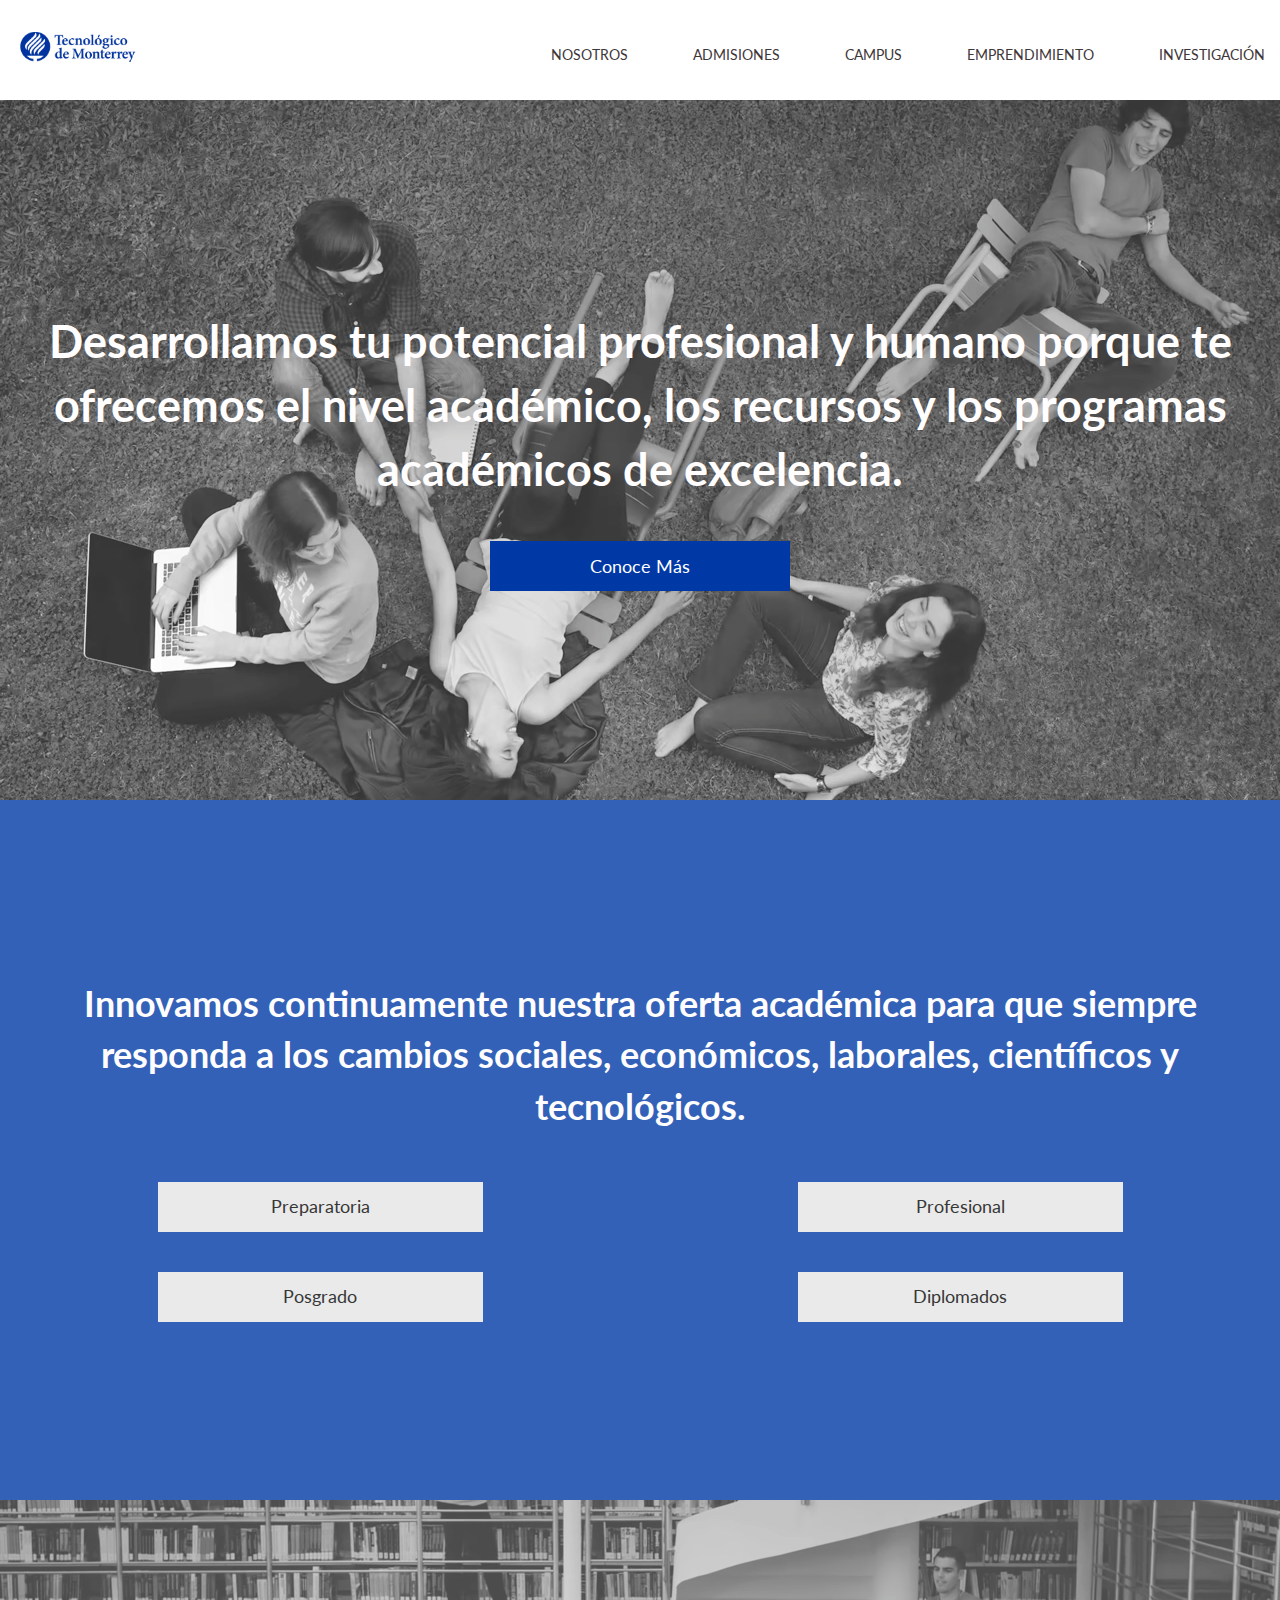
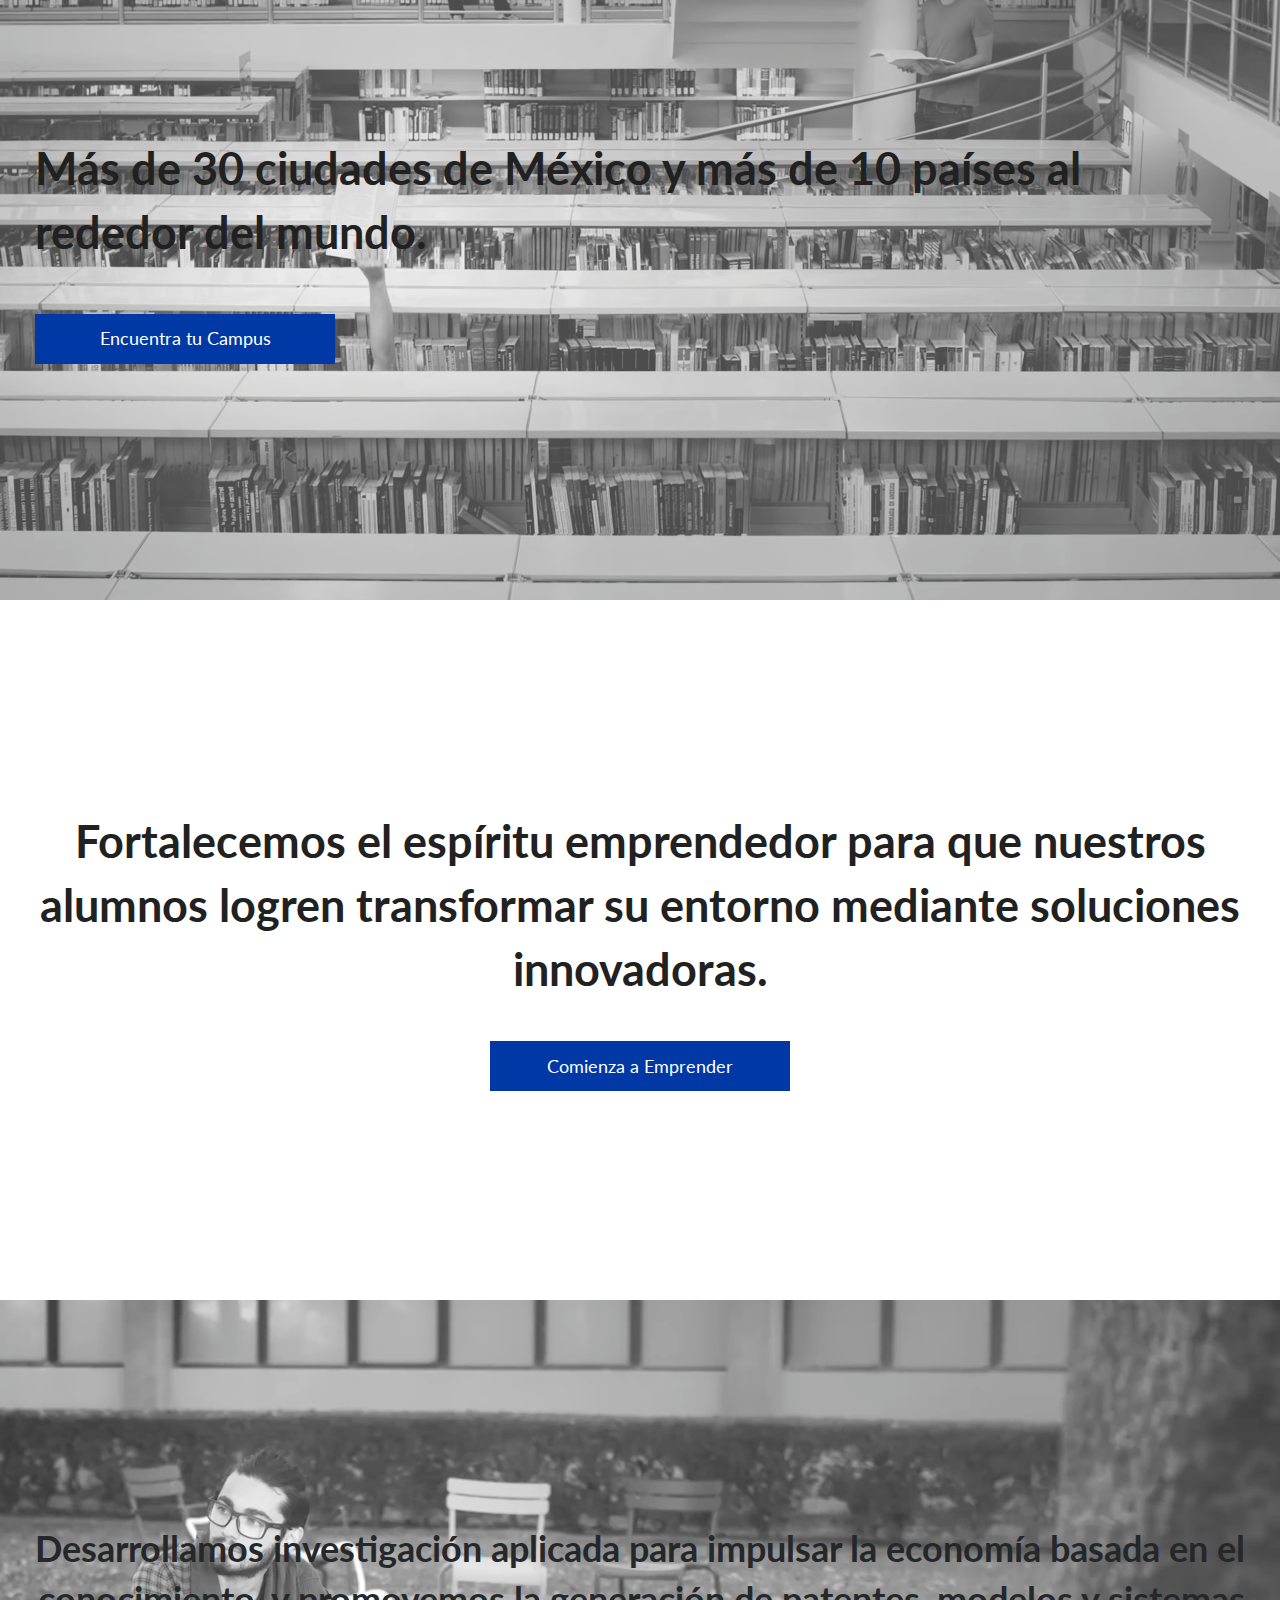
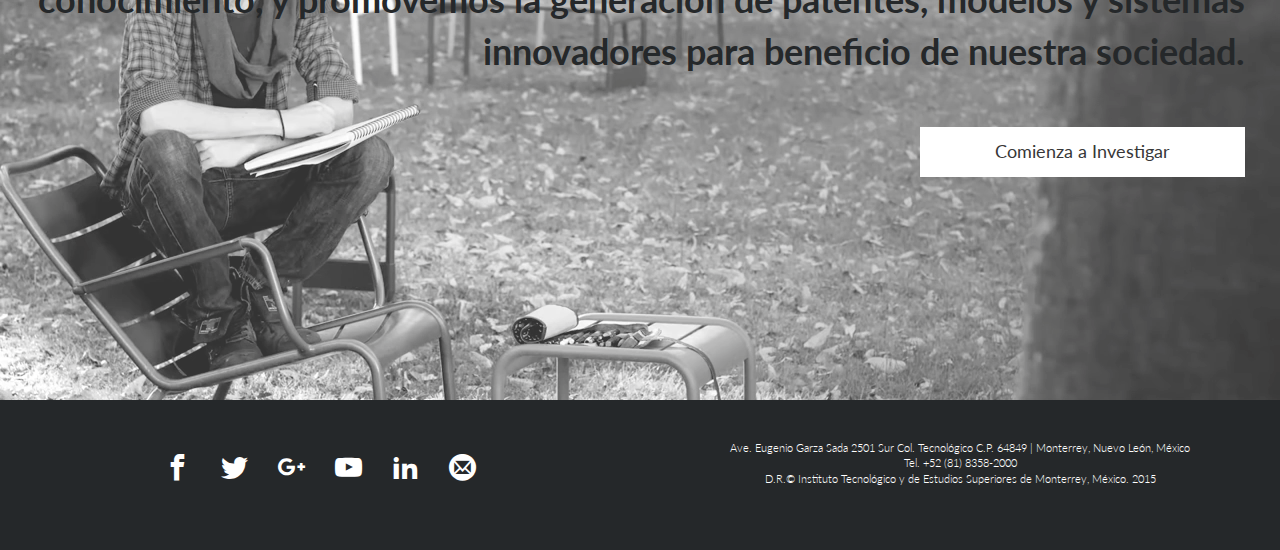
<file: index.html>
<!DOCTYPE html>
<html lang="es">
<head> 
	<meta name="description" content="Sitio Web Oficial del Instituto Tecnológico de Estudios Superiores de Monterrey">
	<meta name="author" content="Raúl Nabarret">
	<meta http-equiv="X-UA-Compatible" content="IE=edge">
	<meta name="viewport" content="width=device-width, user-scalable=no, initial-scale=1.0, maximum-scale=1.0, minimum-scale=1.">
	<meta charset="UTF-8">

	<!-- Bootstrap -->
    <link href="bower_components/bootstrap/dist/css/bootstrap.min.css" rel="stylesheet">
    <!-- Styles -->
    <link href="assets/css/styles.css" rel="stylesheet">
    <link href="assets/css/fonts.css" rel="stylesheet">

    <!-- Font -->
    <link href='https://fonts.googleapis.com/css?family=Lato:400,300,700' rel='stylesheet' type='text/css'>


	<title>Tecnológico de Monterrey</title>
</head>

<body>
	<!--Comienza el menú de la página-->
	<nav class="container-fluid navbar navbar-styles navbar-default navbar-fixed-top navigation">
            <div class="row">   
                <!--Logo del Tec-->
                <div class="navbar-header nav-logo-container">
                    <button type="button" class="navbar-toggle collapsed" data-toggle="collapse" data-target="#menu-responsive">
                        <span class="icon-bar"></span>
                        <span class="icon-bar"></span>
                        <span class="icon-bar"></span>
                    </button>
                    <a class="navbar-brand" href="#">
                        <img alt="MontCo" class="img-responsive" src="assets/img/itesm-logo.jpg">
                    </a>
                </div>
                <!--Termina el logo de la Empresa-->
                <!--Items del menú-->
                <div class="collapse navbar-collapse" id="menu-responsive">
                    <ul class="nav navbar-right menu">
                        <li class=""><a href="#seccion1">Nosotros</a></li>
                        <li class=""><a href="#seccion2">Admisiones</a></li>
                        <li class=""><a href="#seccion5">Campus</a></li>
                        <li class=""><a href="#seccion4">Emprendimiento</a></li>
                        <li class=""><a href="#seccion3">Investigación</a></li>
                    </ul>
                </div>
                <!--Terminan items del menú-->
            </div>
    	</nav>    
    	<!--Termina el menú de la página-->
		<section class="section-container container-fluidq">
    			<section id="seccion1">
    				<div class="container-fluid">
    						<div class="col-lg-12">
    							<p class="conoce-mas-txt"> 
    								Desarrollamos tu potencial profesional y humano porque te ofrecemos el nivel académico, los recursos y los programas académicos de excelencia.
    							</p>
    							<button class="btn conoce-mas-btn">Conoce Más</button>
    						</div>
    				</div>
    			</section>
		    	<section id="seccion2">
					<div class="container-fluid">
    						<div class="col-lg-12 admision-txt">
    							<p>Innovamos continuamente nuestra oferta académica para que siempre responda a los cambios sociales, económicos, laborales, científicos y tecnológicos.</p>
    						</div>
    						<div class="col-xs-12 col-lg-6">
    							<button class="btn admision-btn">Preparatoria</button>
    						</div>
    						<div class="col-xs-12 col-lg-6">
    							<button class="btn admision-btn">Profesional</button>
    						</div>
    						<div class="col-xs-12 col-lg-6">
    							<button class="btn admision-btn">Posgrado</button>
    						</div>
    						<div class="col-xs-12 col-lg-6">
    							<button class="btn admision-btn">Diplomados</button>
    						</div>
    				</div>
		    	</section>
		    	<section id="seccion5">
   					<div class="container-fluid">
    						<div class="col-lg-12">
    							<p class="campus-txt"> 
    								Más de 30 ciudades de México y más de 10 países al rededor del mundo.
    							</p>
    							<button class="btn campus-btn">Encuentra tu Campus</button>
    						</div>
    				</div>
			    </section>		
			    <section id="seccion4">
   					<div class="container-fluid">
    						<div class="col-lg-12">
    							<p class="emprendimiento-txt"> 
    								Fortalecemos el espíritu emprendedor para que nuestros alumnos logren transformar su entorno mediante soluciones innovadoras.
    							</p>
    							<button class="btn emprendimiento-btn">Comienza a Emprender</button>
    						</div>
    				</div>
			    </section>			        	
		    	<section id="seccion3">
					<div class="container-fluid">
    						<div class="col-lg-12">
    							<p class="investigacion-txt"> 
    								Desarrollamos investigación aplicada para impulsar la economía basada en el conocimiento, y promovemos la generación de patentes, modelos y sistemas innovadores para beneficio de nuestra sociedad.
    							</p>
    							<button class="btn investigacion-btn">Comienza a Investigar</button>
    						</div>
    				</div>
			    </section>
		</section>
    <footer class="footer container-fluid">
            <div class="col-xs-6 col-lg-6 footer-social-networks">
                    <ul class="social-networks">
                        <li class="social-networks-item"><a href="#"><span class="icon-facebook"></span></a></li>
                        <li class="social-networks-item"><a href="#"><span class="icon-twitter"></span></a></li>
                        <li class="social-networks-item"><a href="#"><span class="icon-google-plus"></span></a></li>
                        <li class="social-networks-item"><a href="#"><span class="icon-youtube"></span></a></li>
                        <li class="social-networks-item"><a href="#"><span class="icon-linkedin2"></span></a></li>
                        <li class="social-networks-item"><a href="#"><span class="icon-mail4"></span></a></li>
                    </ul>
            </div>
            <div class="col-xs-6 col-lg-6 footer-copyright">
                    <p class="copyright-text">
                        Ave. Eugenio Garza Sada 2501 Sur Col. Tecnológico C.P. 64849 | Monterrey, Nuevo León, México 
                        <br> 
                        Tel. +52 (81) 8358-2000 
                        <br>
                        D.R.© Instituto Tecnológico y de Estudios Superiores de Monterrey, México. 2015
                    </p>
            </div>
    </footer>
    <!-- Termina Footer -->    

	<!-- jQuery (necessary for Bootstrap's JavaScript plugins) -->
    <script src="https://ajax.googleapis.com/ajax/libs/jquery/1.11.3/jquery.min.js"></script>
    <!-- Include all compiled plugins (below), or include individual files as needed -->
    <script src="bower_components/bootstrap/dist/js/bootstrap.min.js"></script>
</body>
</html>
</file>
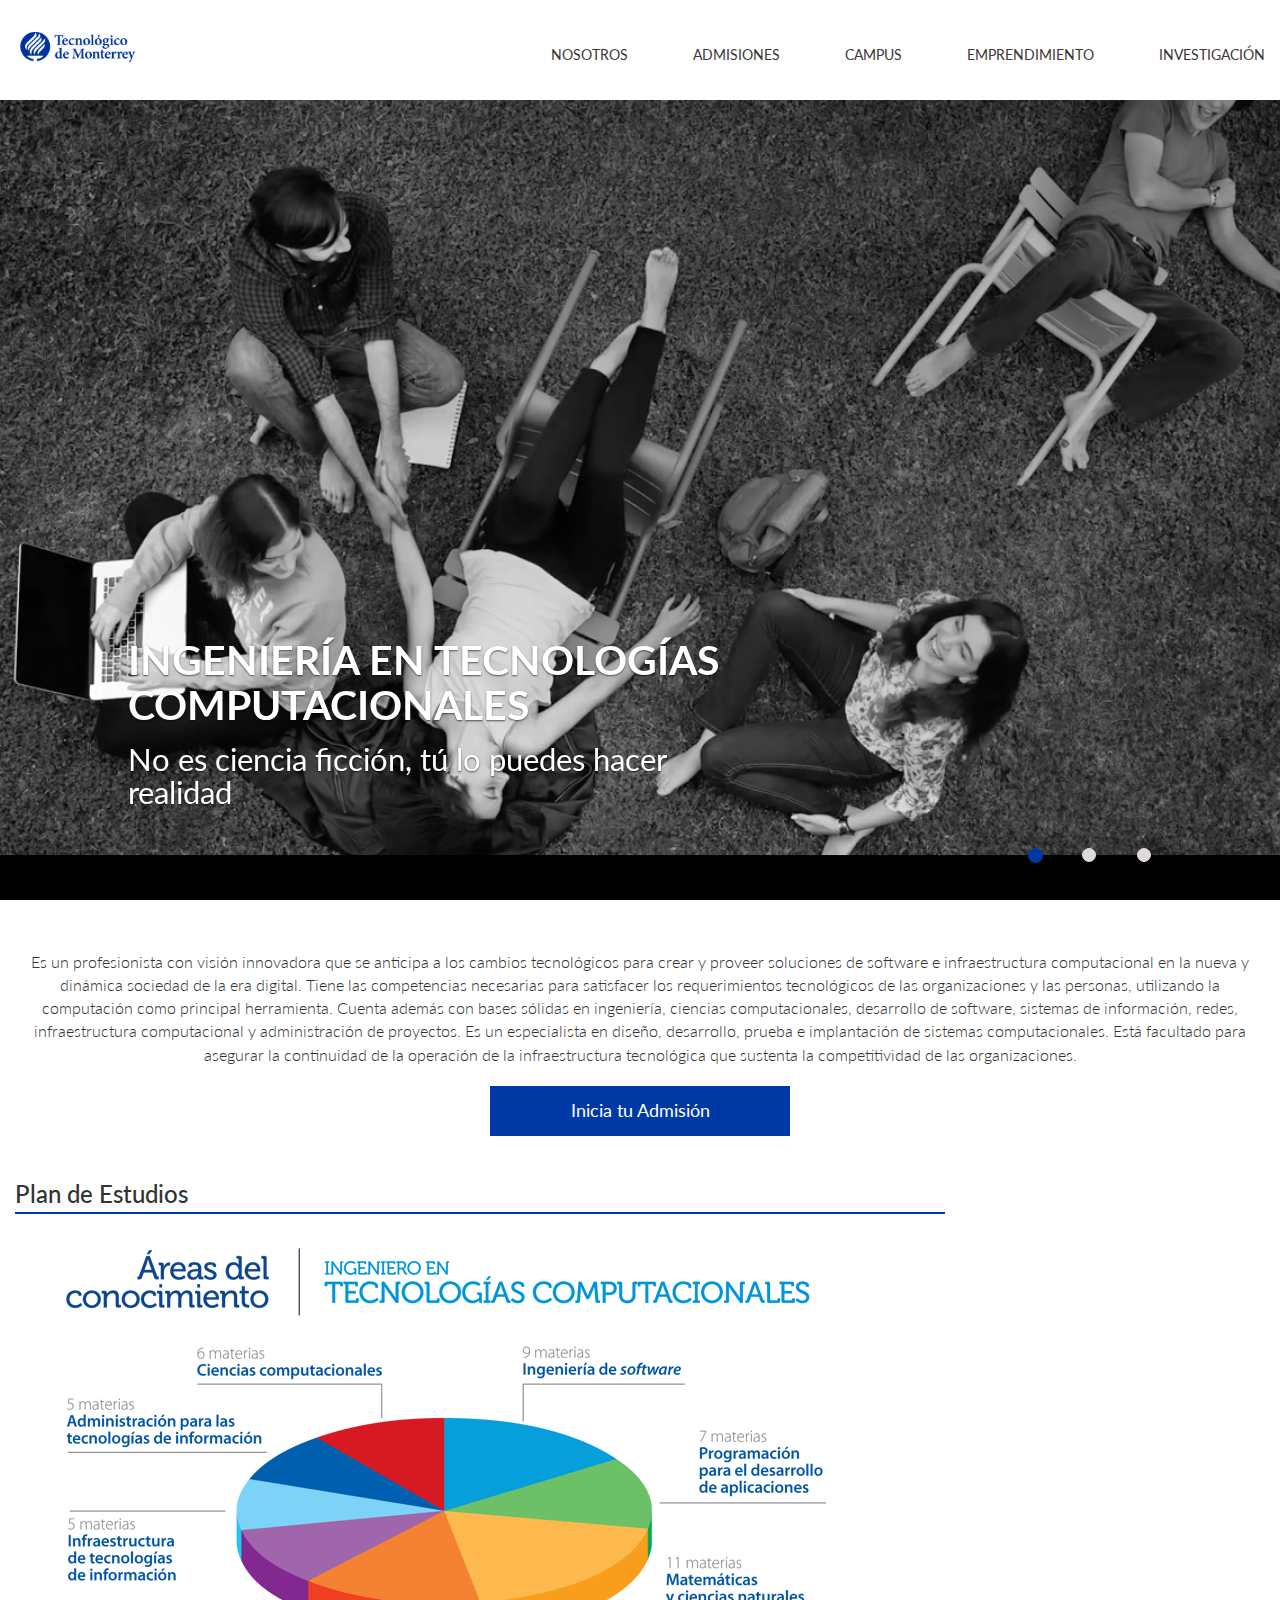
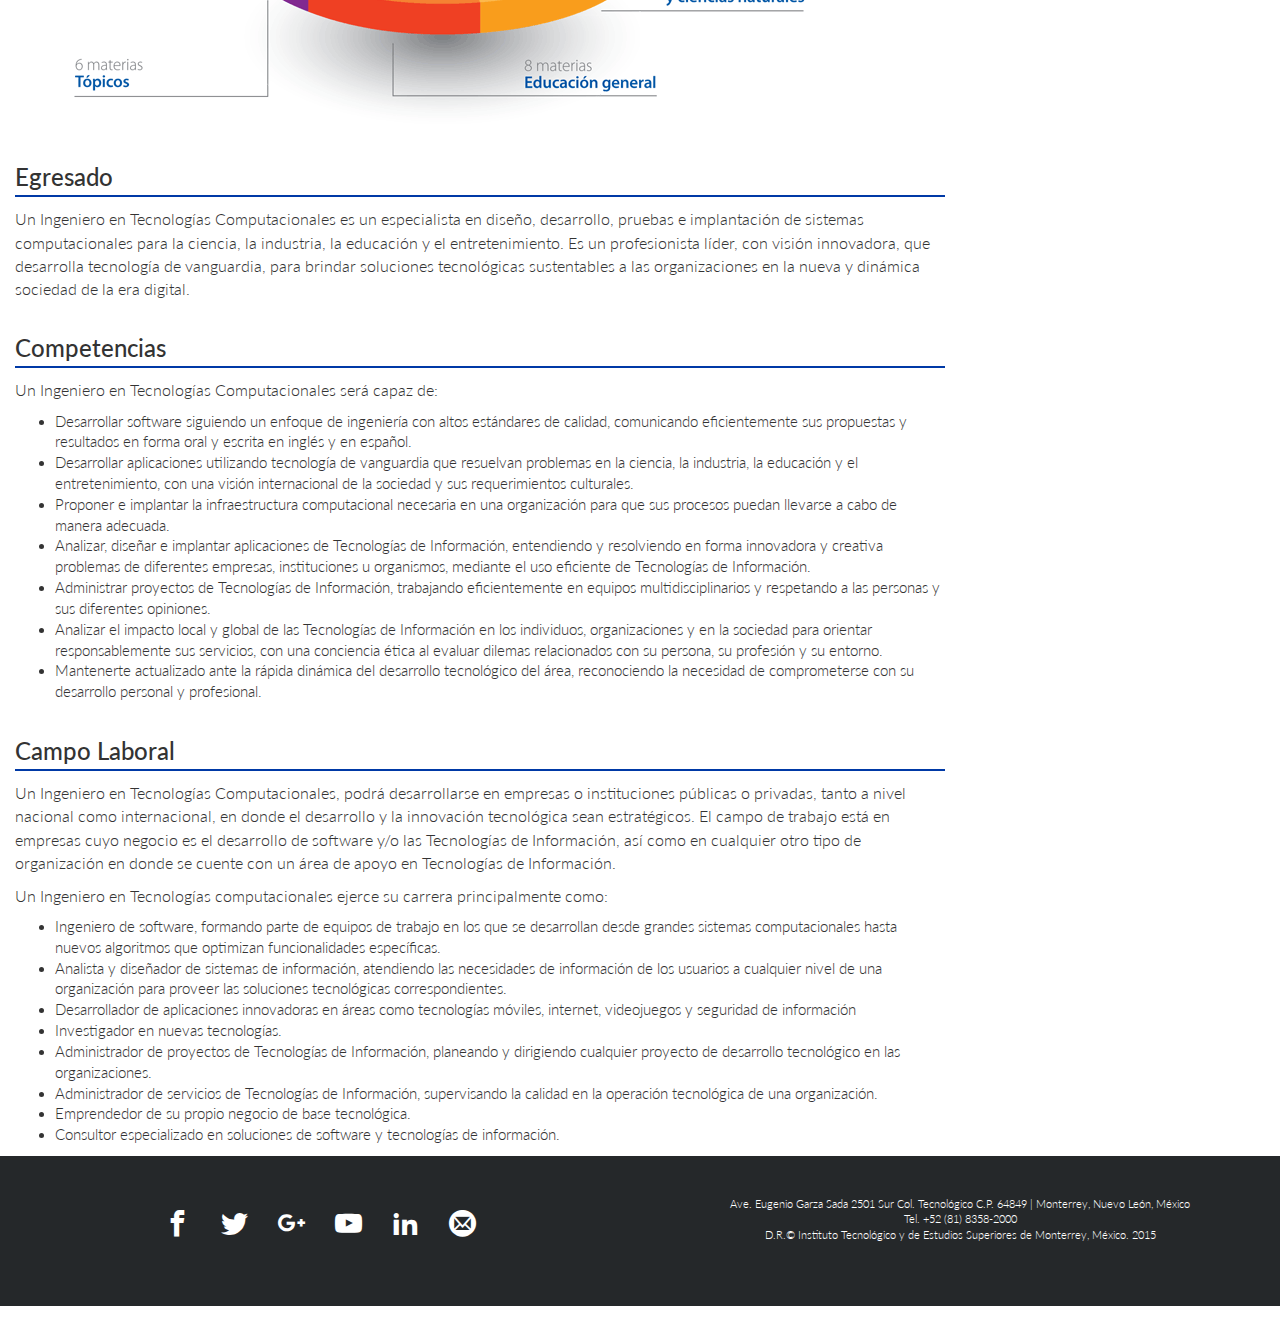
<file: itc.html>
<!DOCTYPE html>
<html lang="es">
<head> 
	<meta name="description" content="Sitio Web Oficial del Instituto Tecnológico de Estudios Superiores de Monterrey">
	<meta name="author" content="Raúl Nabarret">
	<meta http-equiv="X-UA-Compatible" content="IE=edge">
	<meta name="viewport" content="width=device-width, user-scalable=no, initial-scale=1.0, maximum-scale=1.0, minimum-scale=1.">
	<meta charset="UTF-8">

	<!-- Bootstrap -->
    <link href="bower_components/bootstrap/dist/css/bootstrap.min.css" rel="stylesheet">
    <!-- Styles -->
    <link href="assets/css/styles.css" rel="stylesheet">
    <link href="assets/css/fonts.css" rel="stylesheet">
    <link href="assets/css/full-slider.css" rel="stylesheet">


    <!-- Font -->
    <link href='https://fonts.googleapis.com/css?family=Lato:400,300,700' rel='stylesheet' type='text/css'>


	<title>Tecnológico de Monterrey</title>
</head>

<body>
	<!--Comienza el menú de la página-->
	<nav class="container-fluid navbar navbar-styles navbar-default navbar-fixed-top navigation">
            <div class="row">   
                <!--Logo del Tec-->
                <div class="navbar-header nav-logo-container">
                    <button type="button" class="navbar-toggle collapsed" data-toggle="collapse" data-target="#menu-responsive">
                        <span class="icon-bar"></span>
                        <span class="icon-bar"></span>
                        <span class="icon-bar"></span>
                    </button>
                    <a class="navbar-brand" href="index.html">
                        <img alt="Tec de Monterrey Logo" class="img-responsive" src="assets/img/itesm-logo.jpg">
                    </a>
                </div>
                <!--Termina el logo de la Empresa-->
                <!--Items del menú-->
                <div class="collapse navbar-collapse" id="menu-responsive">
                    <ul class="nav navbar-right menu">
                        <li class=""><a href="#seccion1">Nosotros</a></li>
                        <li class=""><a href="#seccion2">Admisiones</a></li>
                        <li class=""><a href="#seccion5">Campus</a></li>
                        <li class=""><a href="#seccion4">Emprendimiento</a></li>
                        <li class=""><a href="#seccion3">Investigación</a></li>
                    </ul>
                </div>
                <!--Terminan items del menú-->
            </div>
    	</nav>    
    	<!--Termina el menú de la página-->


    <!-- Carousel Header -->
    <header id="myCarousel" class="carousel slide">
        <!-- Indicators -->
        <ol class="carousel-indicators">
            <li data-target="#myCarousel" data-slide-to="0" class="active"></li>
            <li data-target="#myCarousel" data-slide-to="1"></li>
            <li data-target="#myCarousel" data-slide-to="2"></li>
        </ol>

        <!-- Wrapper for Slides -->
        <div class="carousel-inner">
            <div class="item active">
                <div class="fill" style="background-image:url('assets/img/seccion1.png');"></div>
                <div class="carousel-caption">
                    <h1 class="carousel-caption-title">Ingeniería en Tecnologías Computacionales </h1>
                    <h3 class="carousel-caption-description"> No es ciencia ficción, tú lo puedes hacer realidad </h3>
                </div>
            </div>
            <div class="item">
                <div class="fill" style="background-image:url('assets/img/seccion2.png');"></div>
                <div class="carousel-caption">
                    <h1 class="carousel-caption-title">ITC </h1>
                    <h3 class="carousel-caption-description"> Desarrolla poderosas apps y sitios web </h3>
                </div>
            </div>
            <div class="item">
                <div class="fill" style="background-image:url('assets/img/seccion3.png');"></div>
                <div class="carousel-caption">
                    <h1 class="carousel-caption-title">ITC </h1>
                    <h3 class="carousel-caption-description"> Crea la nueva tecnología del futuro</h3>
                </div>
            </div>
        </div>
    </header>  
    <!--Termina Carousel Header-->
	<section class="section-container container-fluid career-container">
        <div class="description-text main-description col-lg-12">
            Es un profesionista con visión innovadora que se anticipa a los cambios tecnológicos para crear y proveer soluciones de software e infraestructura computacional en la nueva y dinámica sociedad de la era digital. Tiene las competencias necesarias para satisfacer los requerimientos tecnológicos de las organizaciones y las personas, utilizando la computación como principal herramienta. Cuenta además con bases sólidas en ingeniería, ciencias computacionales, desarrollo de software, sistemas de información, redes, infraestructura computacional y administración de proyectos. Es un especialista en diseño, desarrollo, prueba e implantación de sistemas computacionales. Está facultado para asegurar la continuidad de la operación de la infraestructura tecnológica que sustenta la competitividad de las organizaciones.
        </div>
        <div class="col-lg-12">
            <button  class="btn description-btn">Inicia tu Admisión</button>
        </div>
        <div class="col-lg-9">
            <h3 class="description-header">Plan de Estudios</h3>
            <img class="img-responsive" src="assets/img/plan-de-estudios.gif">
        </div>
        <div class="col-lg-9">
            <h3 class="description-header">Egresado</h3>
            <div class="description-text">
                <p>
                    Un Ingeniero en Tecnologías Computacionales es un especialista en diseño, desarrollo, pruebas e implantación de sistemas computacionales para la ciencia, la industria, la educación y el entretenimiento. Es un profesionista líder, con visión innovadora, que desarrolla tecnología de vanguardia, para brindar soluciones tecnológicas sustentables a las organizaciones en la nueva y dinámica sociedad de la era digital.
                </p>
            </div>
        </div>
        <div class="col-lg-9">
            <h3 class="description-header">Competencias</h3>
            <div class="description-text">

            <p> 
                Un Ingeniero en Tecnologías Computacionales será capaz de:
            </p>
            <ul>
                <li>Desarrollar software siguiendo un enfoque de ingeniería con altos estándares de calidad, comunicando eficientemente sus propuestas y resultados en forma oral y escrita en inglés y en español.</li>
                <li>Desarrollar aplicaciones utilizando tecnología de vanguardia que resuelvan problemas en la ciencia, la industria, la educación y el entretenimiento, con una visión internacional de la sociedad y sus requerimientos culturales.</li>
                <li>Proponer e implantar la infraestructura computacional necesaria en una organización para que sus procesos puedan llevarse a cabo de manera adecuada.</li>
                <li>Analizar, diseñar e implantar aplicaciones de Tecnologías de Información, entendiendo y resolviendo en forma innovadora y creativa problemas de diferentes empresas, instituciones u organismos, mediante el uso eficiente de Tecnologías de Información.</li>
                <li>Administrar proyectos de Tecnologías de Información, trabajando eficientemente en equipos multidisciplinarios y respetando a las personas y sus diferentes opiniones.</li>
                <li>Analizar el impacto local y global de las Tecnologías de Información en los individuos, organizaciones y en la sociedad para orientar responsablemente sus servicios, con una conciencia ética al evaluar dilemas relacionados con su persona, su profesión y su entorno.</li>
                <li>Mantenerte actualizado ante la rápida dinámica del desarrollo tecnológico del área, reconociendo la necesidad de comprometerse con su desarrollo personal y profesional.</li>

            </ul>
 
            </div>
        </div>
        <div class="col-lg-9">
            <h3 class="description-header">Campo Laboral</h3>
            <div class="description-text">

            <p>
                Un Ingeniero en Tecnologías Computacionales, podrá desarrollarse en empresas o instituciones públicas o privadas, tanto a nivel nacional como internacional, en donde el desarrollo y la innovación tecnológica sean estratégicos. El campo de trabajo está en empresas cuyo negocio es el desarrollo de software y/o las Tecnologías de Información, así como en cualquier otro tipo de organización en donde se cuente con un área de apoyo en Tecnologías de Información.
            </p>

            <p>  
               Un Ingeniero en Tecnologías computacionales ejerce su carrera principalmente como:
            </p>

            <ul>
                <li>Ingeniero de software, formando parte de equipos de trabajo en los que se desarrollan desde grandes sistemas computacionales hasta nuevos algoritmos que optimizan funcionalidades específicas.</li>  
                <li>Analista y diseñador de sistemas de información, atendiendo las necesidades de información de los usuarios a cualquier nivel de una organización para proveer las soluciones tecnológicas correspondientes.</li>  
                <li>Desarrollador de aplicaciones innovadoras en áreas como tecnologías móviles, internet, videojuegos y seguridad de información
                <li>Investigador en nuevas tecnologías.</li>  
                <li>Administrador de proyectos de Tecnologías de Información, planeando y dirigiendo cualquier proyecto de desarrollo tecnológico en las organizaciones.</li>  
                <li>Administrador de servicios de Tecnologías de Información, supervisando la calidad en la operación tecnológica de una organización.
                <li>Emprendedor de su propio negocio de base tecnológica.</li>  
                <li>Consultor especializado en soluciones de software y tecnologías de información.</li>        
            </ul>

            </div>
        </div>
    </section>
        
    <footer class="footer container-fluid">
            <div class="col-xs-6 col-lg-6 footer-social-networks">
                    <ul class="social-networks">
                        <li class="social-networks-item"><a href="#"><span class="icon-facebook"></span></a></li>
                        <li class="social-networks-item"><a href="#"><span class="icon-twitter"></span></a></li>
                        <li class="social-networks-item"><a href="#"><span class="icon-google-plus"></span></a></li>
                        <li class="social-networks-item"><a href="#"><span class="icon-youtube"></span></a></li>
                        <li class="social-networks-item"><a href="#"><span class="icon-linkedin2"></span></a></li>
                        <li class="social-networks-item"><a href="#"><span class="icon-mail4"></span></a></li>
                    </ul>
            </div>
            <div class="col-xs-6 col-lg-6 footer-copyright">
                    <p class="copyright-text">
                        Ave. Eugenio Garza Sada 2501 Sur Col. Tecnológico C.P. 64849 | Monterrey, Nuevo León, México 
                        <br> 
                        Tel. +52 (81) 8358-2000 
                        <br>
                        D.R.© Instituto Tecnológico y de Estudios Superiores de Monterrey, México. 2015
                    </p>
            </div>
            <div class="col-lg-12">
                <h3 class=""></h3>
            </div>
    </footer>
    <!-- Termina Footer -->    

	<!-- jQuery (necessary for Bootstrap's JavaScript plugins) -->
    <script src="https://ajax.googleapis.com/ajax/libs/jquery/1.11.3/jquery.min.js"></script>
    <!-- Include all compiled plugins (below), or include individual files as needed -->
    <script src="bower_components/bootstrap/dist/js/bootstrap.min.js"></script>
</body>
</html>
</file>
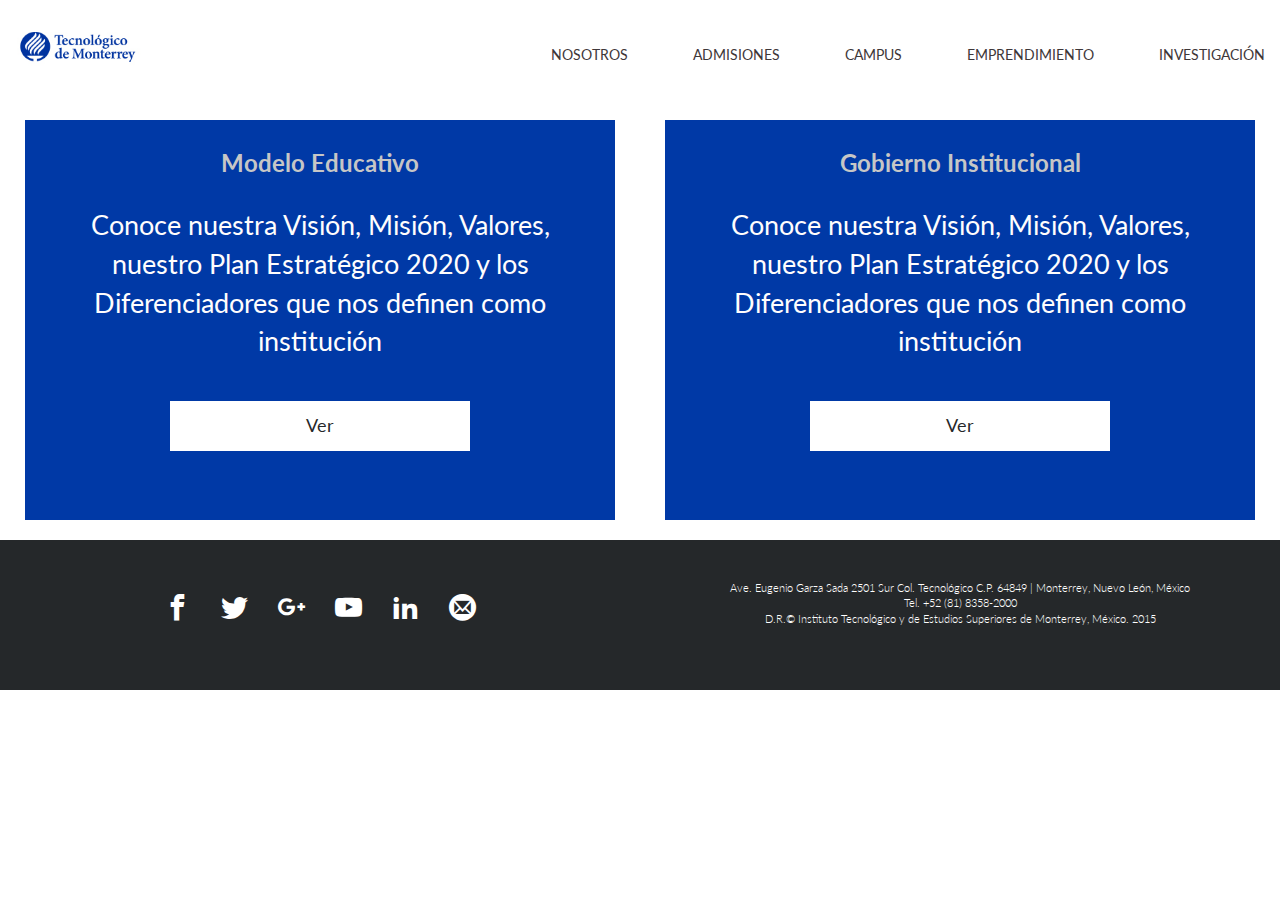
<file: nosotros.html>
<!DOCTYPE html>
<html lang="es">
<head> 
	<meta name="description" content="Sitio Web Oficial del Instituto Tecnológico de Estudios Superiores de Monterrey">
	<meta name="author" content="Raúl Nabarret">
	<meta http-equiv="X-UA-Compatible" content="IE=edge">
	<meta name="viewport" content="width=device-width, user-scalable=no, initial-scale=1.0, maximum-scale=1.0, minimum-scale=1.">
	<meta charset="UTF-8">

	<!-- Bootstrap -->
    <link href="bower_components/bootstrap/dist/css/bootstrap.min.css" rel="stylesheet">
    <!-- Styles -->
    <link href="assets/css/styles.css" rel="stylesheet">
    <link href="assets/css/fonts.css" rel="stylesheet">

    <!-- Font -->
    <link href='https://fonts.googleapis.com/css?family=Lato:400,300,700' rel='stylesheet' type='text/css'>


	<title>Tecnológico de Monterrey</title>
</head>

<body>
	<!--Comienza el menú de la página-->
	<nav class="container-fluid navbar navbar-styles navbar-default navbar-fixed-top navigation">
            <div class="row">   
                <!--Logo del Tec-->
                <div class="navbar-header nav-logo-container">
                    <button type="button" class="navbar-toggle collapsed" data-toggle="collapse" data-target="#menu-responsive">
                        <span class="icon-bar"></span>
                        <span class="icon-bar"></span>
                        <span class="icon-bar"></span>
                    </button>
                    <a class="navbar-brand" href="index.html">
                        <img alt="Tec de Monterrey Logo" class="img-responsive" src="assets/img/itesm-logo.jpg">
                    </a>
                </div>
                <!--Termina el logo de la Empresa-->
                <!--Items del menú-->
                <div class="collapse navbar-collapse" id="menu-responsive">
                    <ul class="nav navbar-right menu">
                        <li class=""><a href="#seccion1">Nosotros</a></li>
                        <li class=""><a href="#seccion2">Admisiones</a></li>
                        <li class=""><a href="#seccion5">Campus</a></li>
                        <li class=""><a href="#seccion4">Emprendimiento</a></li>
                        <li class=""><a href="#seccion3">Investigación</a></li>
                    </ul>
                </div>
                <!--Terminan items del menú-->
            </div>
    	</nav>    
    	<!--Termina el menú de la página-->
		<section class="section-container container-fluidq">
                <section id="grilla">
                    <div class="container-fluid">

                        <div class="col-lg-6">
                            <div class="nosotros-mini-container">
                                <h3 class="nosotros-mini-container-header">
                                    Modelo Educativo
                                </h3>
                                <p class="nosotros-mini-container-txt">
                                    Conoce nuestra Visión, Misión, Valores, nuestro Plan Estratégico 2020 y los Diferenciadores que nos definen como institución
                                </p>
                                <button id="nosotros-btn" class="btn conoce-mas-btn nosotros-mini-container-btn">Ver</button>
                            </div>
                        </div>                                              
                        <div class="col-lg-6">
                            <div class="nosotros-mini-container">
                                <h3 class="nosotros-mini-container-header">
                                    Gobierno Institucional
                                </h3>
                                <p class="nosotros-mini-container-txt">
                                    Conoce nuestra Visión, Misión, Valores, nuestro Plan Estratégico 2020 y los Diferenciadores que nos definen como institución
                                </p>
                                <button id="nosotros-btn" class="btn conoce-mas-btn nosotros-mini-container-btn">Ver</button>
                            </div>
                        </div>  

                    </div>
                </section>  
        </section>
        
    <footer class="footer container-fluid">
            <div class="col-xs-6 col-lg-6 footer-social-networks">
                    <ul class="social-networks">
                        <li class="social-networks-item"><a href="#"><span class="icon-facebook"></span></a></li>
                        <li class="social-networks-item"><a href="#"><span class="icon-twitter"></span></a></li>
                        <li class="social-networks-item"><a href="#"><span class="icon-google-plus"></span></a></li>
                        <li class="social-networks-item"><a href="#"><span class="icon-youtube"></span></a></li>
                        <li class="social-networks-item"><a href="#"><span class="icon-linkedin2"></span></a></li>
                        <li class="social-networks-item"><a href="#"><span class="icon-mail4"></span></a></li>
                    </ul>
            </div>
            <div class="col-xs-6 col-lg-6 footer-copyright">
                    <p class="copyright-text">
                        Ave. Eugenio Garza Sada 2501 Sur Col. Tecnológico C.P. 64849 | Monterrey, Nuevo León, México 
                        <br> 
                        Tel. +52 (81) 8358-2000 
                        <br>
                        D.R.© Instituto Tecnológico y de Estudios Superiores de Monterrey, México. 2015
                    </p>
            </div>
    </footer>
    <!-- Termina Footer -->    

	<!-- jQuery (necessary for Bootstrap's JavaScript plugins) -->
    <script src="https://ajax.googleapis.com/ajax/libs/jquery/1.11.3/jquery.min.js"></script>
    <!-- Include all compiled plugins (below), or include individual files as needed -->
    <script src="bower_components/bootstrap/dist/js/bootstrap.min.js"></script>
</body>
</html>
</file>
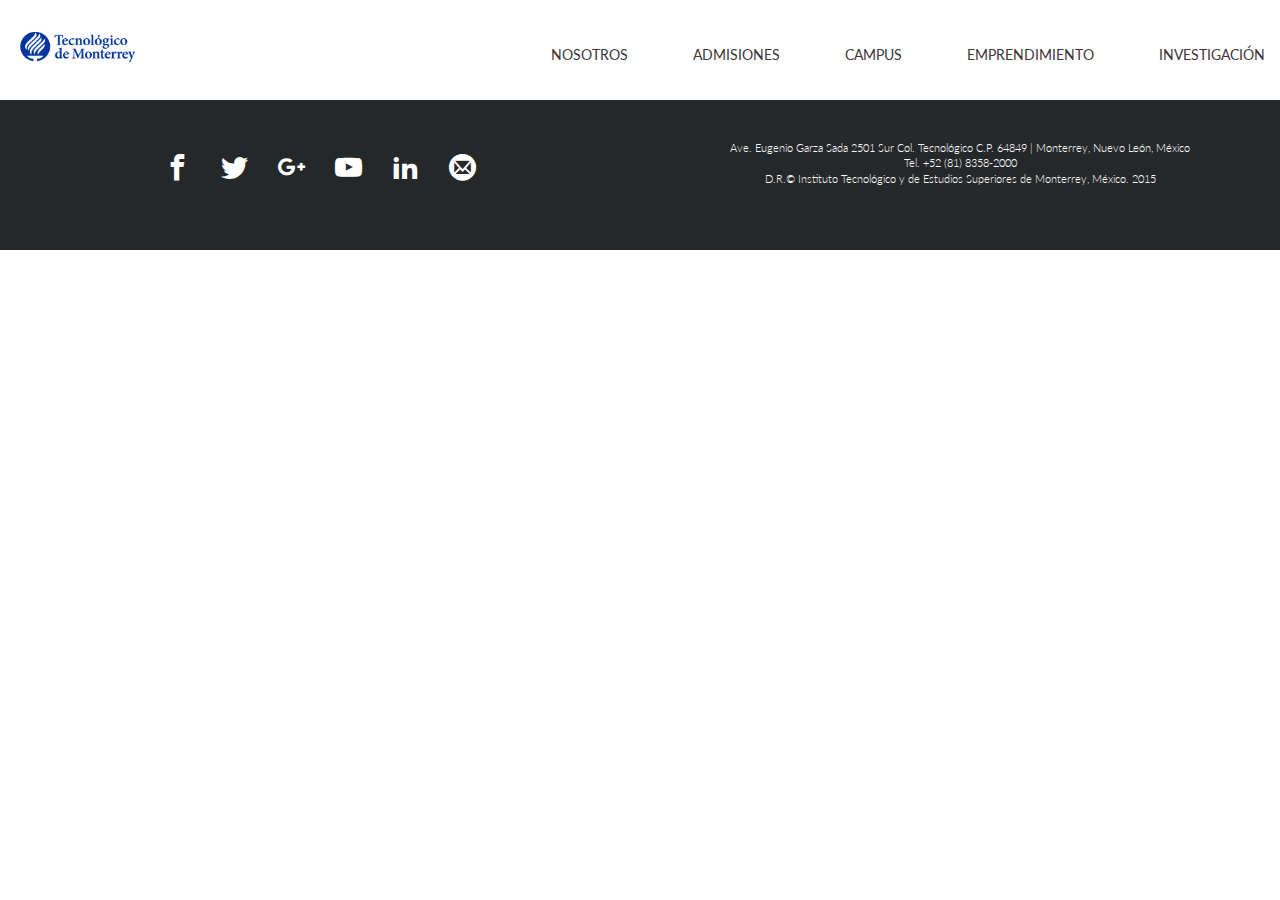
<file: oferta-academica.html>
<!DOCTYPE html>
<html lang="es">
<head> 
	<meta name="description" content="Sitio Web Oficial del Instituto Tecnológico de Estudios Superiores de Monterrey">
	<meta name="author" content="Raúl Nabarret">
	<meta http-equiv="X-UA-Compatible" content="IE=edge">
	<meta name="viewport" content="width=device-width, user-scalable=no, initial-scale=1.0, maximum-scale=1.0, minimum-scale=1.">
	<meta charset="UTF-8">

	<!-- Bootstrap -->
    <link href="bower_components/bootstrap/dist/css/bootstrap.min.css" rel="stylesheet">
    <!-- Styles -->
    <link href="assets/css/styles.css" rel="stylesheet">
    <link href="assets/css/fonts.css" rel="stylesheet">

    <!-- Font -->
    <link href='https://fonts.googleapis.com/css?family=Lato:400,300,700' rel='stylesheet' type='text/css'>


	<title>Tecnológico de Monterrey</title>
</head>

<body>
	<!--Comienza el menú de la página-->
	<nav class="container-fluid navbar navbar-styles navbar-default navbar-fixed-top navigation">
            <div class="row">   
                <!--Logo del Tec-->
                <div class="navbar-header nav-logo-container">
                    <button type="button" class="navbar-toggle collapsed" data-toggle="collapse" data-target="#menu-responsive">
                        <span class="icon-bar"></span>
                        <span class="icon-bar"></span>
                        <span class="icon-bar"></span>
                    </button>
                    <a class="navbar-brand" href="index.html">
                        <img alt="Tec de Monterrey Logo" class="img-responsive" src="assets/img/itesm-logo.jpg">
                    </a>
                </div>
                <!--Termina el logo de la Empresa-->
                <!--Items del menú-->
                <div class="collapse navbar-collapse" id="menu-responsive">
                    <ul class="nav navbar-right menu">
                        <li class=""><a href="#seccion1">Nosotros</a></li>
                        <li class=""><a href="#seccion2">Admisiones</a></li>
                        <li class=""><a href="#seccion5">Campus</a></li>
                        <li class=""><a href="#seccion4">Emprendimiento</a></li>
                        <li class=""><a href="#seccion3">Investigación</a></li>
                    </ul>
                </div>
                <!--Terminan items del menú-->
            </div>
    	</nav>    
    	<!--Termina el menú de la página-->
		<section class="section-container container-fluid">

        </section>
        
    <footer class="footer container-fluid">
            <div class="col-xs-6 col-lg-6 footer-social-networks">
                    <ul class="social-networks">
                        <li class="social-networks-item"><a href="#"><span class="icon-facebook"></span></a></li>
                        <li class="social-networks-item"><a href="#"><span class="icon-twitter"></span></a></li>
                        <li class="social-networks-item"><a href="#"><span class="icon-google-plus"></span></a></li>
                        <li class="social-networks-item"><a href="#"><span class="icon-youtube"></span></a></li>
                        <li class="social-networks-item"><a href="#"><span class="icon-linkedin2"></span></a></li>
                        <li class="social-networks-item"><a href="#"><span class="icon-mail4"></span></a></li>
                    </ul>
            </div>
            <div class="col-xs-6 col-lg-6 footer-copyright">
                    <p class="copyright-text">
                        Ave. Eugenio Garza Sada 2501 Sur Col. Tecnológico C.P. 64849 | Monterrey, Nuevo León, México 
                        <br> 
                        Tel. +52 (81) 8358-2000 
                        <br>
                        D.R.© Instituto Tecnológico y de Estudios Superiores de Monterrey, México. 2015
                    </p>
            </div>
    </footer>
    <!-- Termina Footer -->    

	<!-- jQuery (necessary for Bootstrap's JavaScript plugins) -->
    <script src="https://ajax.googleapis.com/ajax/libs/jquery/1.11.3/jquery.min.js"></script>
    <!-- Include all compiled plugins (below), or include individual files as needed -->
    <script src="bower_components/bootstrap/dist/js/bootstrap.min.js"></script>
</body>
</html>
</file>
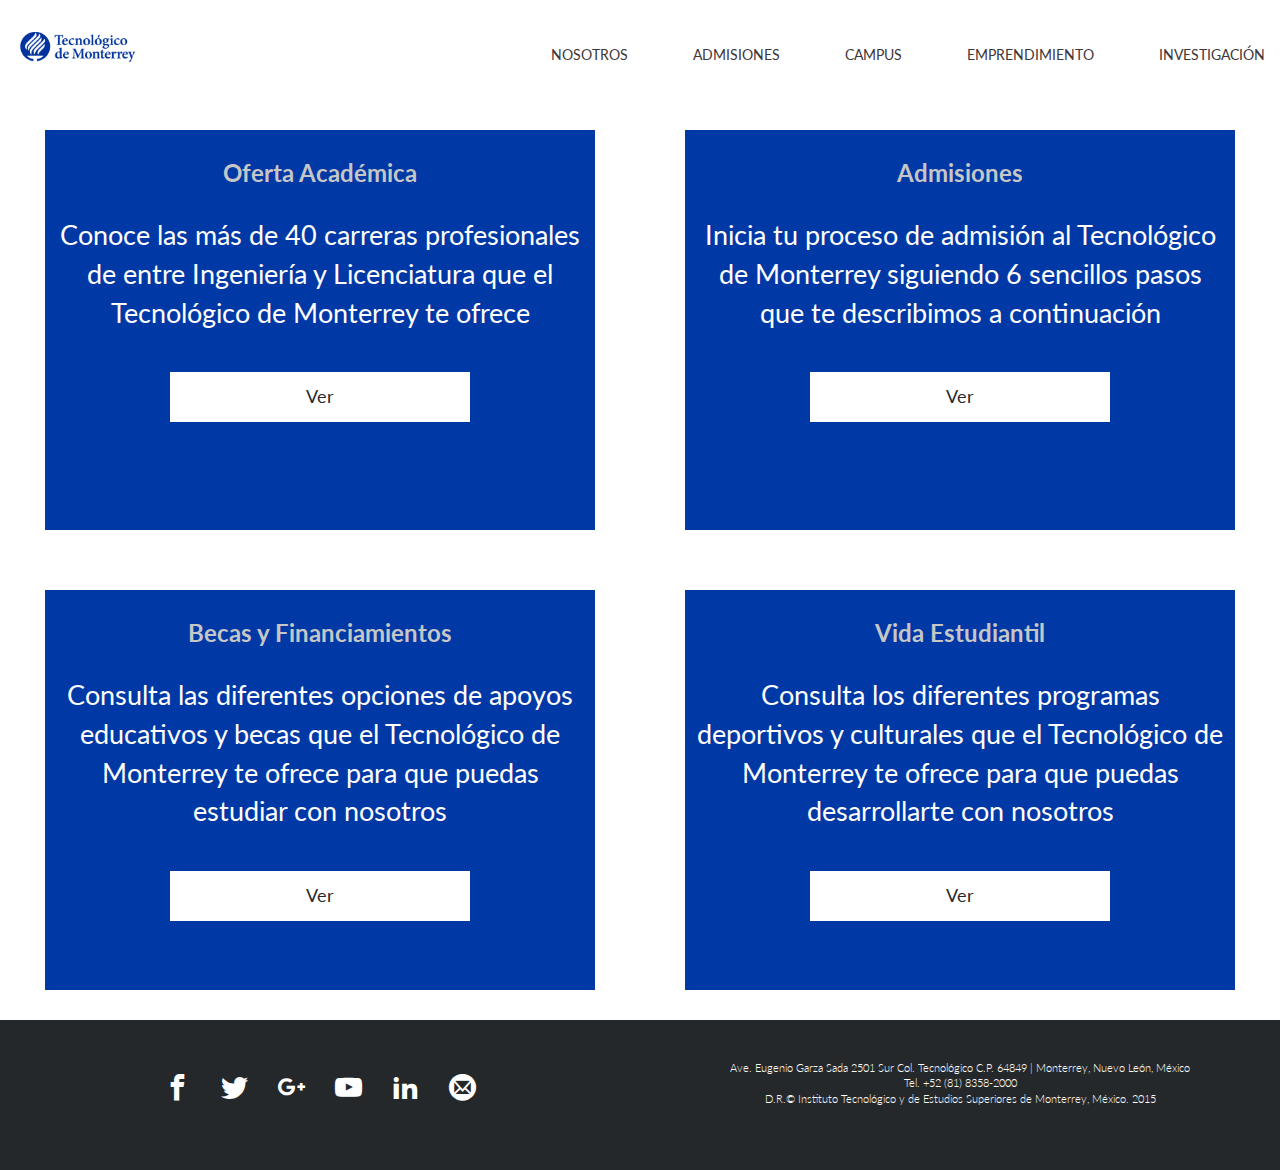
<file: profesional.html>
<!DOCTYPE html>
<html lang="es">
<head> 
	<meta name="description" content="Sitio Web Oficial del Instituto Tecnológico de Estudios Superiores de Monterrey">
	<meta name="author" content="Raúl Nabarret">
	<meta http-equiv="X-UA-Compatible" content="IE=edge">
	<meta name="viewport" content="width=device-width, user-scalable=no, initial-scale=1.0, maximum-scale=1.0, minimum-scale=1.">
	<meta charset="UTF-8">

	<!-- Bootstrap -->
    <link href="bower_components/bootstrap/dist/css/bootstrap.min.css" rel="stylesheet">
    <!-- Styles -->
    <link href="assets/css/styles.css" rel="stylesheet">
    <link href="assets/css/fonts.css" rel="stylesheet">

    <!-- Font -->
    <link href='https://fonts.googleapis.com/css?family=Lato:400,300,700' rel='stylesheet' type='text/css'>


	<title>Tecnológico de Monterrey</title>
</head>

<body>
	<!--Comienza el menú de la página-->
	<nav class="container-fluid navbar navbar-styles navbar-default navbar-fixed-top navigation">
            <div class="row">   
                <!--Logo del Tec-->
                <div class="navbar-header nav-logo-container">
                    <button type="button" class="navbar-toggle collapsed" data-toggle="collapse" data-target="#menu-responsive">
                        <span class="icon-bar"></span>
                        <span class="icon-bar"></span>
                        <span class="icon-bar"></span>
                    </button>
                    <a class="navbar-brand" href="index.html">
                        <img alt="Tec de Monterrey Logo" class="img-responsive" src="assets/img/itesm-logo.jpg">
                    </a>
                </div>
                <!--Termina el logo de la Empresa-->
                <!--Items del menú-->
                <div class="collapse navbar-collapse" id="menu-responsive">
                    <ul class="nav navbar-right menu">
                        <li class=""><a href="#seccion1">Nosotros</a></li>
                        <li class=""><a href="#seccion2">Admisiones</a></li>
                        <li class=""><a href="#seccion5">Campus</a></li>
                        <li class=""><a href="#seccion4">Emprendimiento</a></li>
                        <li class=""><a href="#seccion3">Investigación</a></li>
                    </ul>
                </div>
                <!--Terminan items del menú-->
            </div>
    	</nav>    
    	<!--Termina el menú de la página-->
		<section class="section-container container-fluidq">
                <section id="grilla">
                    <div class="container-fluid">

                        <div class="col-lg-6">
                            <div class="profesional-mini-container">
                                <h3 class="profesional-mini-container-header">
                                    Oferta Académica
                                </h3>
                                <p class="profesional-mini-container-txt">
                                    Conoce las más de 40 carreras profesionales de entre Ingeniería y Licenciatura que el Tecnológico de Monterrey te ofrece
                                </p>
                                <button id="oferta-btn" class="btn profesional-mini-container-btn">Ver</button>
                            </div>
                        </div>                                              

                        <div class="col-lg-6">
                            <div class="profesional-mini-container">
                                <h3 class="profesional-mini-container-header">
                                    Admisiones
                                </h3>
                                <p class="profesional-mini-container-txt">
                                    Inicia tu proceso de admisión al Tecnológico de Monterrey siguiendo 6 sencillos pasos que te describimos a continuación
                                </p>
                                <button id="btn" class="btn profesional-mini-container-btn">Ver</button>
                            </div>
                        </div> 

                        <div class="col-lg-6">
                            <div class="profesional-mini-container">
                                <h3 class="profesional-mini-container-header">
                                    Becas y Financiamientos
                                </h3>
                                <p class="profesional-mini-container-txt">
                                    Consulta las diferentes opciones de apoyos educativos y becas que el Tecnológico de Monterrey te ofrece para que puedas estudiar con nosotros
                                </p>
                                <button id="btn" class="btn profesional-mini-container-btn">Ver</button>
                            </div>
                        </div> 

                        <div class="col-lg-6">
                            <div class="profesional-mini-container">
                                <h3 class="profesional-mini-container-header">
                                    Vida Estudiantil
                                </h3>
                                <p class="profesional-mini-container-txt">
                                    Consulta los diferentes programas deportivos y culturales que el Tecnológico de Monterrey te ofrece para que puedas desarrollarte con nosotros                                
                                </p>
                                <button id="btn" class="btn profesional-mini-container-btn">Ver</button>
                            </div>
                        </div> 

                    </div>
                </section>  
        </section>
        
    <footer class="footer container-fluid">
            <div class="col-xs-6 col-lg-6 footer-social-networks">
                    <ul class="social-networks">
                        <li class="social-networks-item"><a href="#"><span class="icon-facebook"></span></a></li>
                        <li class="social-networks-item"><a href="#"><span class="icon-twitter"></span></a></li>
                        <li class="social-networks-item"><a href="#"><span class="icon-google-plus"></span></a></li>
                        <li class="social-networks-item"><a href="#"><span class="icon-youtube"></span></a></li>
                        <li class="social-networks-item"><a href="#"><span class="icon-linkedin2"></span></a></li>
                        <li class="social-networks-item"><a href="#"><span class="icon-mail4"></span></a></li>
                    </ul>
            </div>
            <div class="col-xs-6 col-lg-6 footer-copyright">
                    <p class="copyright-text">
                        Ave. Eugenio Garza Sada 2501 Sur Col. Tecnológico C.P. 64849 | Monterrey, Nuevo León, México 
                        <br> 
                        Tel. +52 (81) 8358-2000 
                        <br>
                        D.R.© Instituto Tecnológico y de Estudios Superiores de Monterrey, México. 2015
                    </p>
            </div>
    </footer>
    <!-- Termina Footer -->    

	<!-- jQuery (necessary for Bootstrap's JavaScript plugins) -->
    <script src="https://ajax.googleapis.com/ajax/libs/jquery/1.11.3/jquery.min.js"></script>
    <!-- Include all compiled plugins (below), or include individual files as needed -->
    <script src="bower_components/bootstrap/dist/js/bootstrap.min.js"></script>
    <script>
        document.getElementById("oferta-btn").onclick = function () {
            location.href = "oferta-academica.html";
        };     
    </script>
</body>
</html>
</file>
<file: assets/css/styles.css>
body {
		width: 100%;
	font-family: 'Lato';
	font-size: 18px;
}

section {
	width: 100%;
}

.navigation {
	background: #fff;
	border-bottom: none;
	height: 100px;
}

.navigation .row {
	height: 100px;
}

.nav-logo-container button {
	margin: 25px 0;
}

.menu {
	margin: 35px 0;
	padding: 0;
}

.menu li {
	display: inline-block;
	font-size: 0.8em;
	font-weight: 400;
	padding: 0 15px;
	text-align: center;
	text-decoration: none;
	text-transform: uppercase;
}

.menu li a {
	color: #3e3739;
	text-decoration: none;
}

.menu li a:hover {
	background: none;
}
.menu li a:active {
	color: #a69b9e;
}

.navbar-header {
    height: 100px;     
}

.navbar-brand {
	height: 100px;
}
.navbar-brand img {
	height: auto;
	width: 157px;
}

.navbar-toggle {
    margin: 35px 25px;
}

.section-container {
	margin-top: 100px;
} 

#seccion1 {
	height: 700px; 
  	display: block;
  	position: relative;
    display: flex;
    align-items: center;
    justify-content: center;
}

#seccion1::after {
	content: "";
  	background: url('../img/seccion1.png') no-repeat center; 
	background-size: cover;  
	opacity: 0.8;
  	top: 0;
  	left: 0;
  	bottom: 0;
  	right: 0;
  	position: absolute;
  	z-index: -1;   
}

.conoce-mas-txt {
	color: #fffdfd;
	font-size: 2.5em;
	text-align: center;
	font-weight: 700;
	padding: 20px 20px;
}

.conoce-mas-btn {
	color: #fff;
	background: #0039A6;
	font-size: 1em;
	display: block;
	margin: 20px auto 20px auto;
	height: 50px;
	width: 300px;
	border-radius: 0;
}

.conoce-mas-btn:hover {
	color: #c4c4c4;
}


#seccion2 {
	height: 700px; 
  	display: block;
  	position: relative;
    display: flex;
    align-items: center;
    justify-content: center;
}

#seccion2::after {
	content: "";
  	background: #0039A6; 
	background-size: cover;  
	opacity: 0.8;
  	top: 0;
  	left: 0;
  	bottom: 0;
  	right: 0;
  	position: absolute;
  	z-index: -1;   
}

.admision-txt {
	color: #fffdfd;
	font-size: 2em;
	text-align: center;
	font-weight: 700;
	padding: 20px 20px;
}

.admision-btn {
	color: #373737;
	background: #eaeaea; 
	font-size: 1em;
	display: block;
	margin: 20px auto 20px auto;
	height: 50px;
	width: 325px;
	border-radius: 0;
}

.admision-btn:hover {
	color: #555555;
}


#seccion3 {
	height: 700px; 
  	display: block;
  	position: relative;
    display: flex;
    align-items: center;
    justify-content: center;
}

#seccion3::after {
	content: "";
  	background: url('../img/seccion2.png') no-repeat center; 
	background-size: cover;  
	opacity: 0.8;
  	top: 0;
  	left: 0;
  	bottom: 0;
  	right: 0;
  	position: absolute;
  	z-index: -1;   
}

.investigacion-txt {
	color: #25282a;
	font-size: 2em;
	text-align: right;
	font-weight: 700;
	padding: 20px 20px;
}

.investigacion-btn {
	color: #373737;
	background: #fff; 
	font-size: 1em;
	float: right;
	margin: 20px;
	height: 50px;
	width: 325px;
	border-radius: 0;
}

.investigacion-btn:hover {
	color: #555555;
}

#seccion4 {
	height: 700px; 
  	display: block;
  	position: relative;
    display: flex;
    align-items: center;
    justify-content: center;
}

#seccion4::after {
	content: "";
	background: #fff;
	background-size: cover;  
	opacity: 0.8;
  	top: 0;
  	left: 0;
  	bottom: 0;
  	right: 0;
  	position: absolute;
  	z-index: -1;   
}

.emprendimiento-txt {
	color: #212121;
	font-size: 2.5em;
	text-align: center;
	font-weight: 700;
	padding: 20px 20px;
}

.emprendimiento-btn {
	color: #fff;
	background: #0039A6;
	font-size: 1em;
	display: block;
	margin: 20px auto 20px auto;
	height: 50px;
	width: 300px;
	border-radius: 0;
}

.emprendimiento-btn:hover {
	color: #c4c4c4;
}

#seccion5 {
	height: 700px; 
  	display: block;
  	position: relative;
    display: flex;
    align-items: center;
    justify-content: center;
}

#seccion5::after {
	content: "";
	background: url('../img/seccion3.png') no-repeat center; 
	background-size: cover;  
	opacity: 0.7;
  	top: 0;
  	left: 0;
  	bottom: 0;
  	right: 0;
  	position: absolute;
  	z-index: -1;   
}

.campus-txt {
	color: #212121;
	font-size: 2.5em;
	text-align: left;
	font-weight: 700;
	padding: 20px 20px;
}

.campus-btn {
	color: #fff;
	background: #0039A6;
	font-size: 1em;
	float: left;	
	margin: 20px;
	height: 50px;
	width: 300px;
	border-radius: 0;
}

.campus-btn:hover {
	color: #c4c4c4;
}

.container-fluid {
	padding: 0;
}

.footer {
	margin: 0;
	background: #25282a;
	height: 150px;
}


.social-networks {
	padding-left: 0;
  	position: relative;
    display: flex;
    align-items: center;
    justify-content: center;

}

.social-networks-item {
	font-size: 1.5em;
	font-weight: 300;
	list-style: none;
	margin: 50px 0;
	padding: 0 10px;
}

.social-networks-item a {
	color: #fff;
	text-decoration: none;
}

.social-networks-item a span {
	padding: 5px;
}

.copyright-text {
	text-align: center;
	color: #fff;
	font-size: 0.6em;
	font-weight: 300;
	margin: 40px 0 0 0;
}


.nosotros-mini-container {
	height: 400px;
	padding: 10px 10px;
	background: #0039A6;
	margin: 20px 10px;
}

.nosotros-mini-container-header {
	color: #c6c6c6;
	text-align: center;
	font-weight: 700;
}

.nosotros-mini-container-btn {
	background: #fff;
	color: #25282a;
}

.nosotros-mini-container-txt {
	color: #fffdfd;
	font-size: 1.5em;
	text-align: center;
	font-weight: 400;
	padding: 20px 20px;
}





.profesional-mini-container {
	height: 400px;
	padding: 10px 10px;
	background: #0039A6;
	margin: 30px 30px;
}

.profesional-mini-container-header {
	color: #c6c6c6;
	text-align: center;
	font-weight: 700;
}

.profesional-mini-container-btn {
	background: #fff;
	color: #25282a;
	font-size: 1em;
	display: block;
	margin: 20px auto 20px auto;
	height: 50px;
	width: 300px;
	border-radius: 0;
}

.profesional-mini-container-txt {
	color: #fffdfd;
	font-size: 1.5em;
	text-align: center;
	font-weight: 400;
	padding: 20px 0px;
}

.profesional-mini-container-btn:hover {
	color: #c4c4c4;
}






.carousel-caption {
	bottom: 5%;
	left: 10%;
	position: absolute;
}

.carousel-caption-title {
	color: #fff;
	font-size: 2.3em; 
	font-weight: 700;
	margin: 0;
	text-transform: uppercase;
	text-align: left;
}

.carousel-caption-description {	
	color: #fff;
	font-size: 1.7em;
	font-weight: 400;
	margin: 15px 0;
	text-align: left;
	width: 70%;
}

.carousel-indicators {
	bottom: 20px;
	list-style: none;
	left: 0;
	margin: 10px 0;
	padding-right: 10%;
	position: absolute;
	padding-left: 0; 
	text-align: right;
	width: 100%; 
	z-index: 15;
}

.carousel-indicators .active {
	background-color: #0039A6;
	border: 1px solid #0039A6;
	height: 15px;
	margin-left: 3%;
	width: 15px;
}

.carousel-indicators li {
	background-color: #ded9da;
	border: 1px solid #ded9da;
	height: 14px;
	margin-left: 3%;
	width: 14px;
}

.carrusel {
	margin-top: 80px;
	padding-left: 0;
	padding-right: 0;
}

.carrusel img {
	height: auto;
	width: 100%;
}

.carrusel .col-md-12 {
	padding-right: 0;
	padding-left: 0;
}

.career-container {
	margin: 50px 0 0 0;
}

.description-text {
	font-size: 0.9em;
	text-align: left;
	font-weight: 300;
}

.description-text img {
	max-width: 100%;
}
.description-text ul li {
	font-size: 0.9em;
	text-align: left;
	font-weight: 300;
}

#description-video {
	max-width: 100%;
	height: auto;
}

.description-header {
	padding: 5px 0;
	border-bottom: 2px solid #0039A6;
}

.main-description {
	text-align: center;
}

.description-btn {
	color: #fff;
	background: #0039A6;
	font-size: 1em;
	display: block;
	margin: 20px auto 20px auto;
	height: 50px;
	width: 300px;
	border-radius: 0;
}

.description-btn:hover {
	color: #c4c4c4;
}





@media screen and (max-width: 414px) {

	body {
		font-size: 12px;
	}

	.investigacion-btn{
		width: 250px;
	}
	.admision-btn {
		width: 250px;
	}

	.campus-btn {
		width: 250px;
	}

	.emprendimiento-btn {
		width: 250px;
	}

	.conoce-mas-btn {
		width: 250px;
	}

	.social-networks-item {
		font-size: .5em;
		font-weight: 300;
		list-style: none;
		margin: 60px 0;
		padding: 0 2px;
	}

	.profesional-mini-container-btn {
		width: 200px;
	}



}
</file>
<file: assets/css/fonts.css>
@font-face {
    font-family: 'icomoon';
    src:    url('fonts/icomoon.eot?95v0at');
    src:    url('fonts/icomoon.eot?95v0at#iefix') format('embedded-opentype'),
        url('fonts/icomoon.ttf?95v0at') format('truetype'),
        url('fonts/icomoon.woff?95v0at') format('woff'),
        url('fonts/icomoon.svg?95v0at#icomoon') format('svg');
    font-weight: normal;
    font-style: normal;
}

[class^="icon-"], [class*=" icon-"] {
    /* use !important to prevent issues with browser extensions that change fonts */
    font-family: 'icomoon' !important;
    speak: none;
    font-style: normal;
    font-weight: normal;
    font-variant: normal;
    text-transform: none;
    line-height: 1;

    /* Better Font Rendering =========== */
    -webkit-font-smoothing: antialiased;
    -moz-osx-font-smoothing: grayscale;
}

.icon-mail4:before {
    content: "\e902";
}
.icon-google-plus:before {
    content: "\e900";
}
.icon-facebook:before {
    content: "\e901";
}
.icon-twitter:before {
    content: "\e903";
}
.icon-youtube:before {
    content: "\e904";
}
.icon-linkedin2:before {
    content: "\e905";
}
</file>
<file: assets/css/full-slider.css>
/*!
 * Start Bootstrap - Full Slider HTML Template (http://startbootstrap.com)
 * Code licensed under the Apache License v2.0.
 * For details, see http://www.apache.org/licenses/LICENSE-2.0.
 */

html,
body {
    height: 100%;
}

.carousel,
.item,
.active {
    height: 100%;
}

.carousel-inner {
    height: 100%;
}

/* Background images are set within the HTML using inline CSS, not here */

.fill {
    width: 100%;
    height: 100%;
    background-position: center;
    -webkit-background-size: cover;
    -moz-background-size: cover;
    background-size: cover;
    -o-background-size: cover;
}

footer {
    margin: 50px 0;
}
</file>
